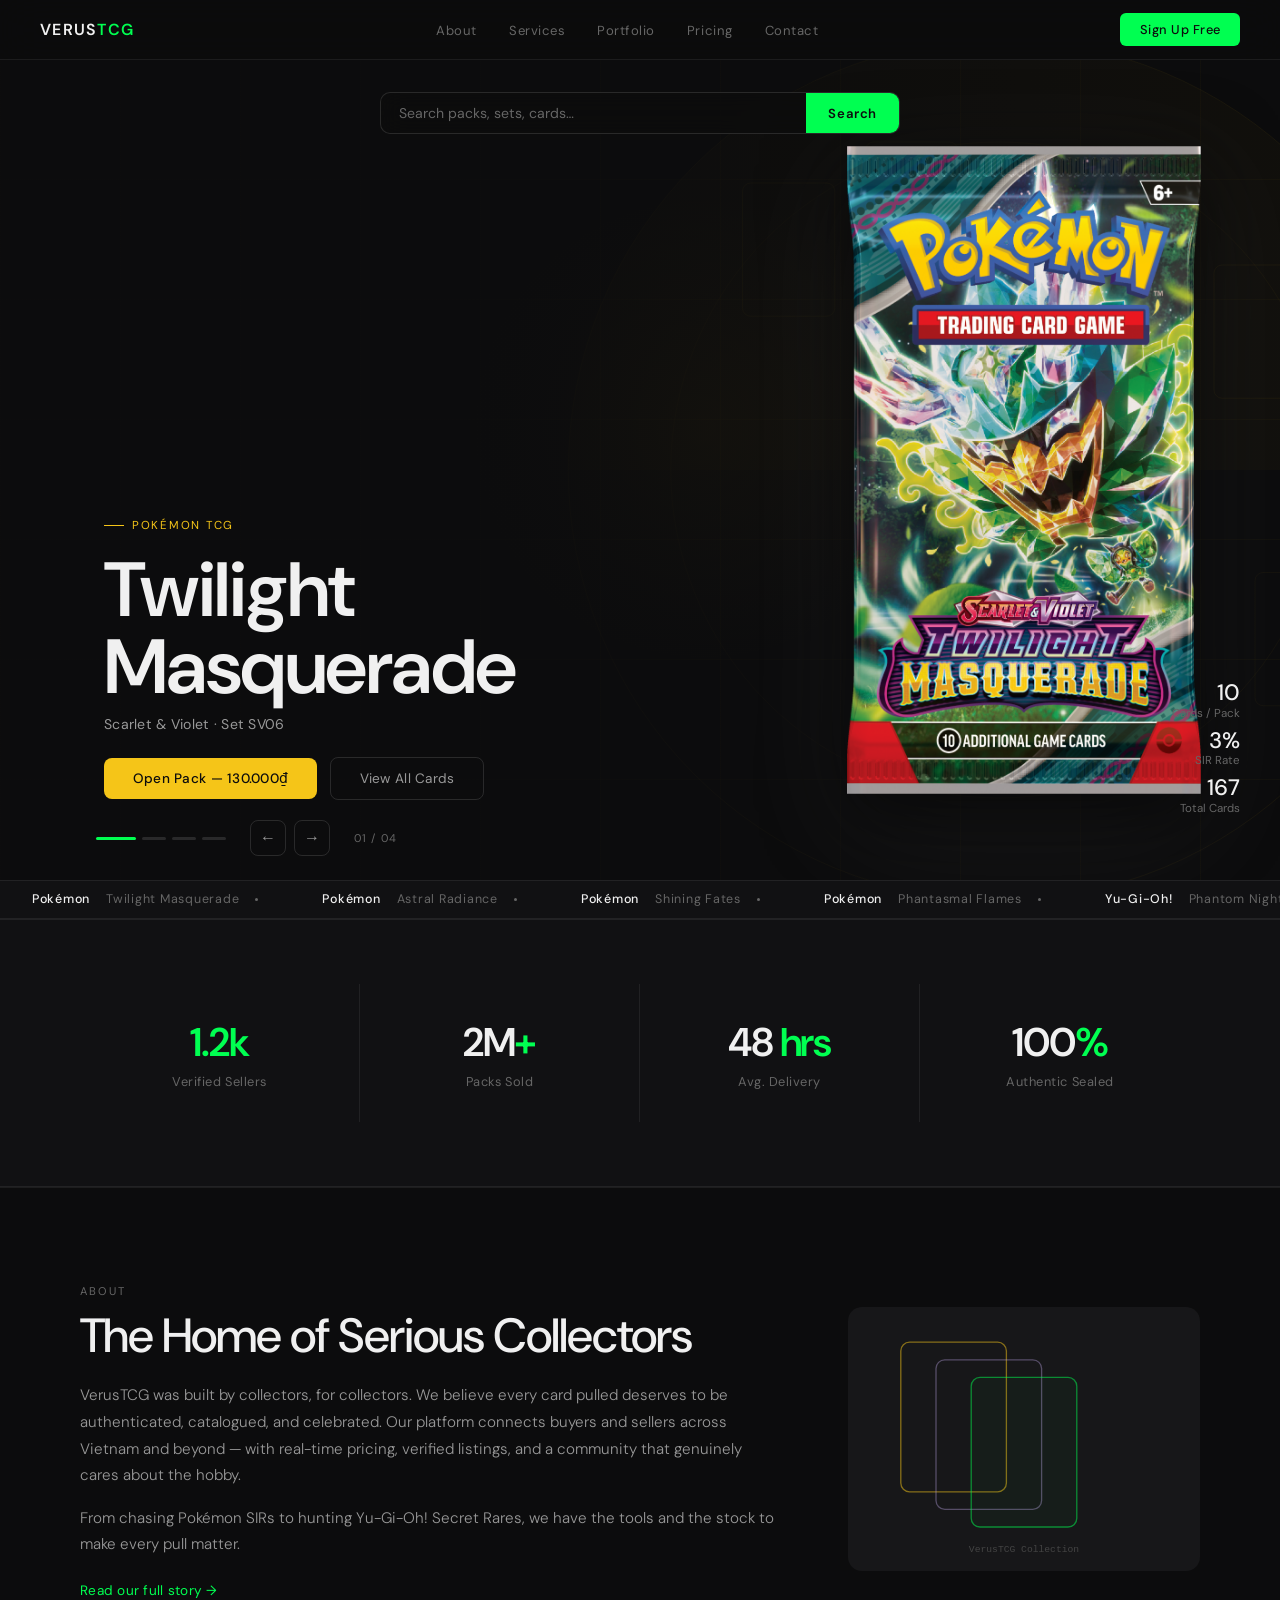
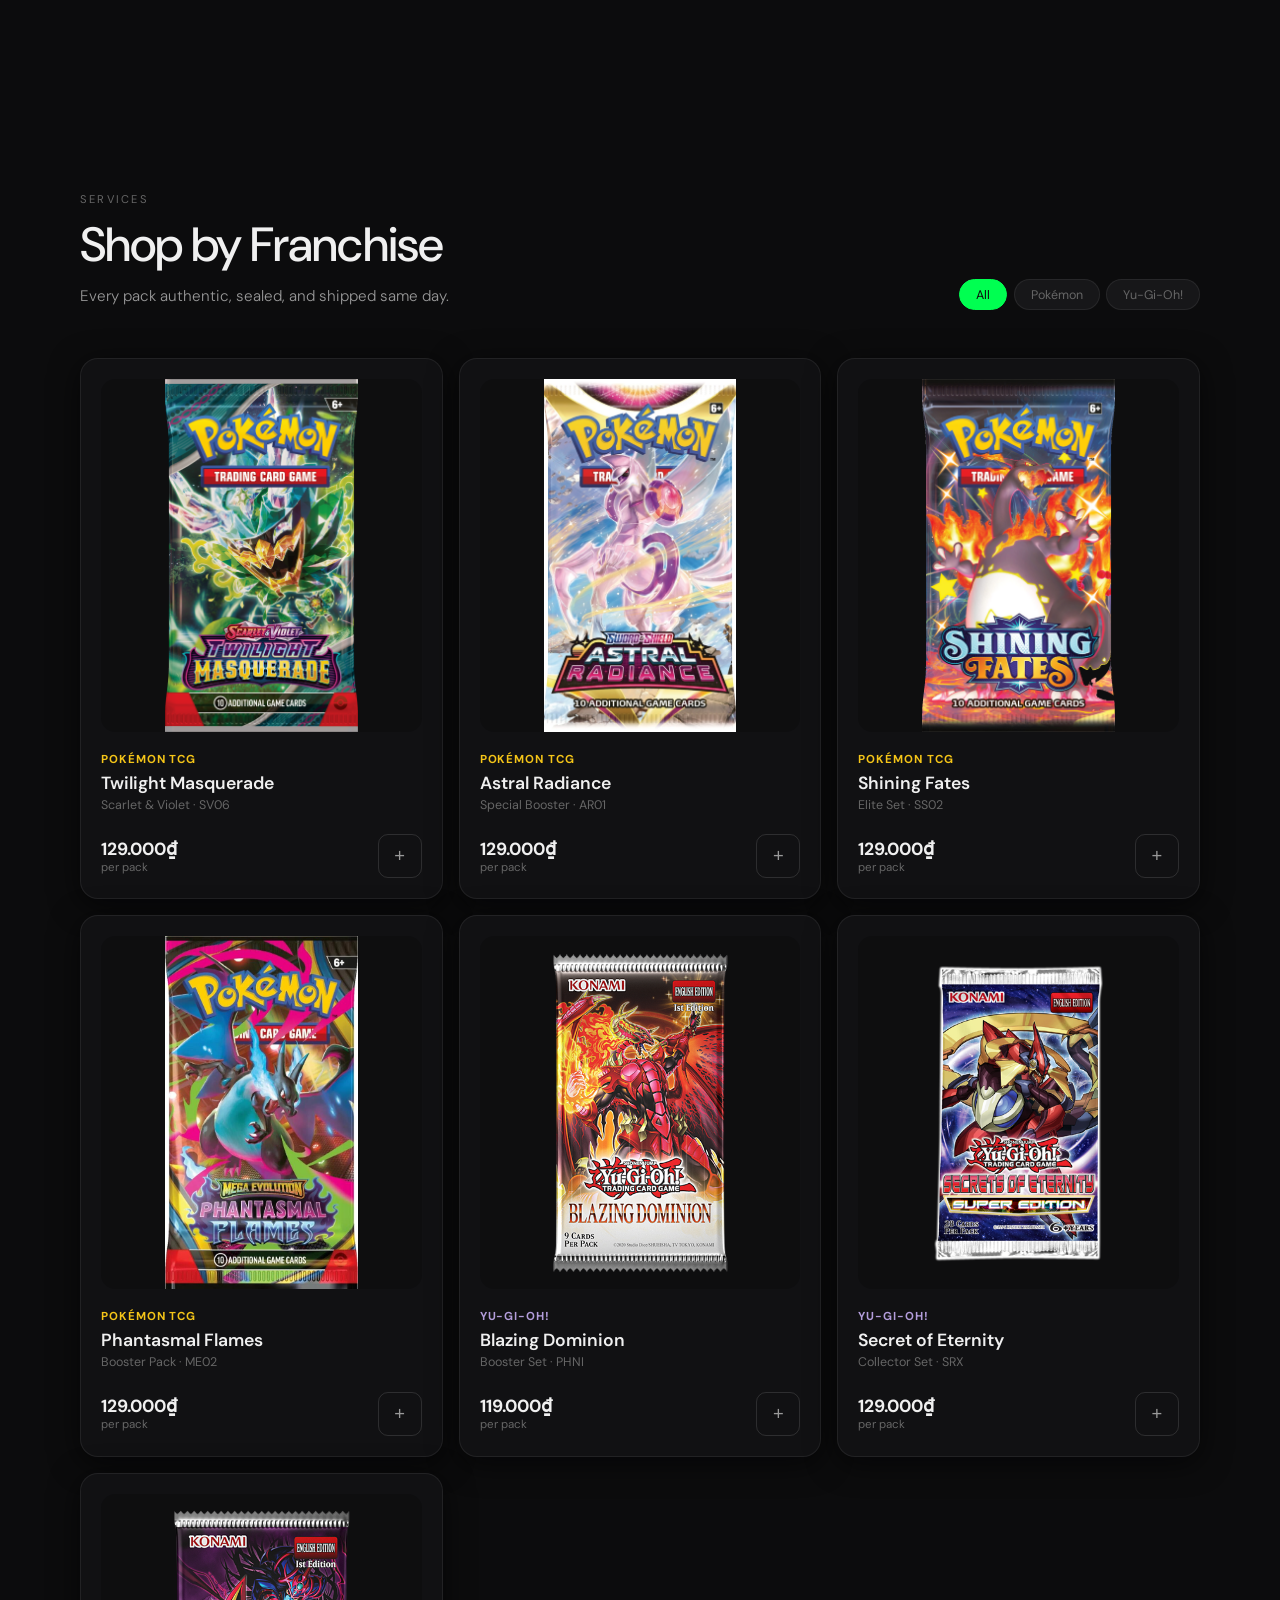
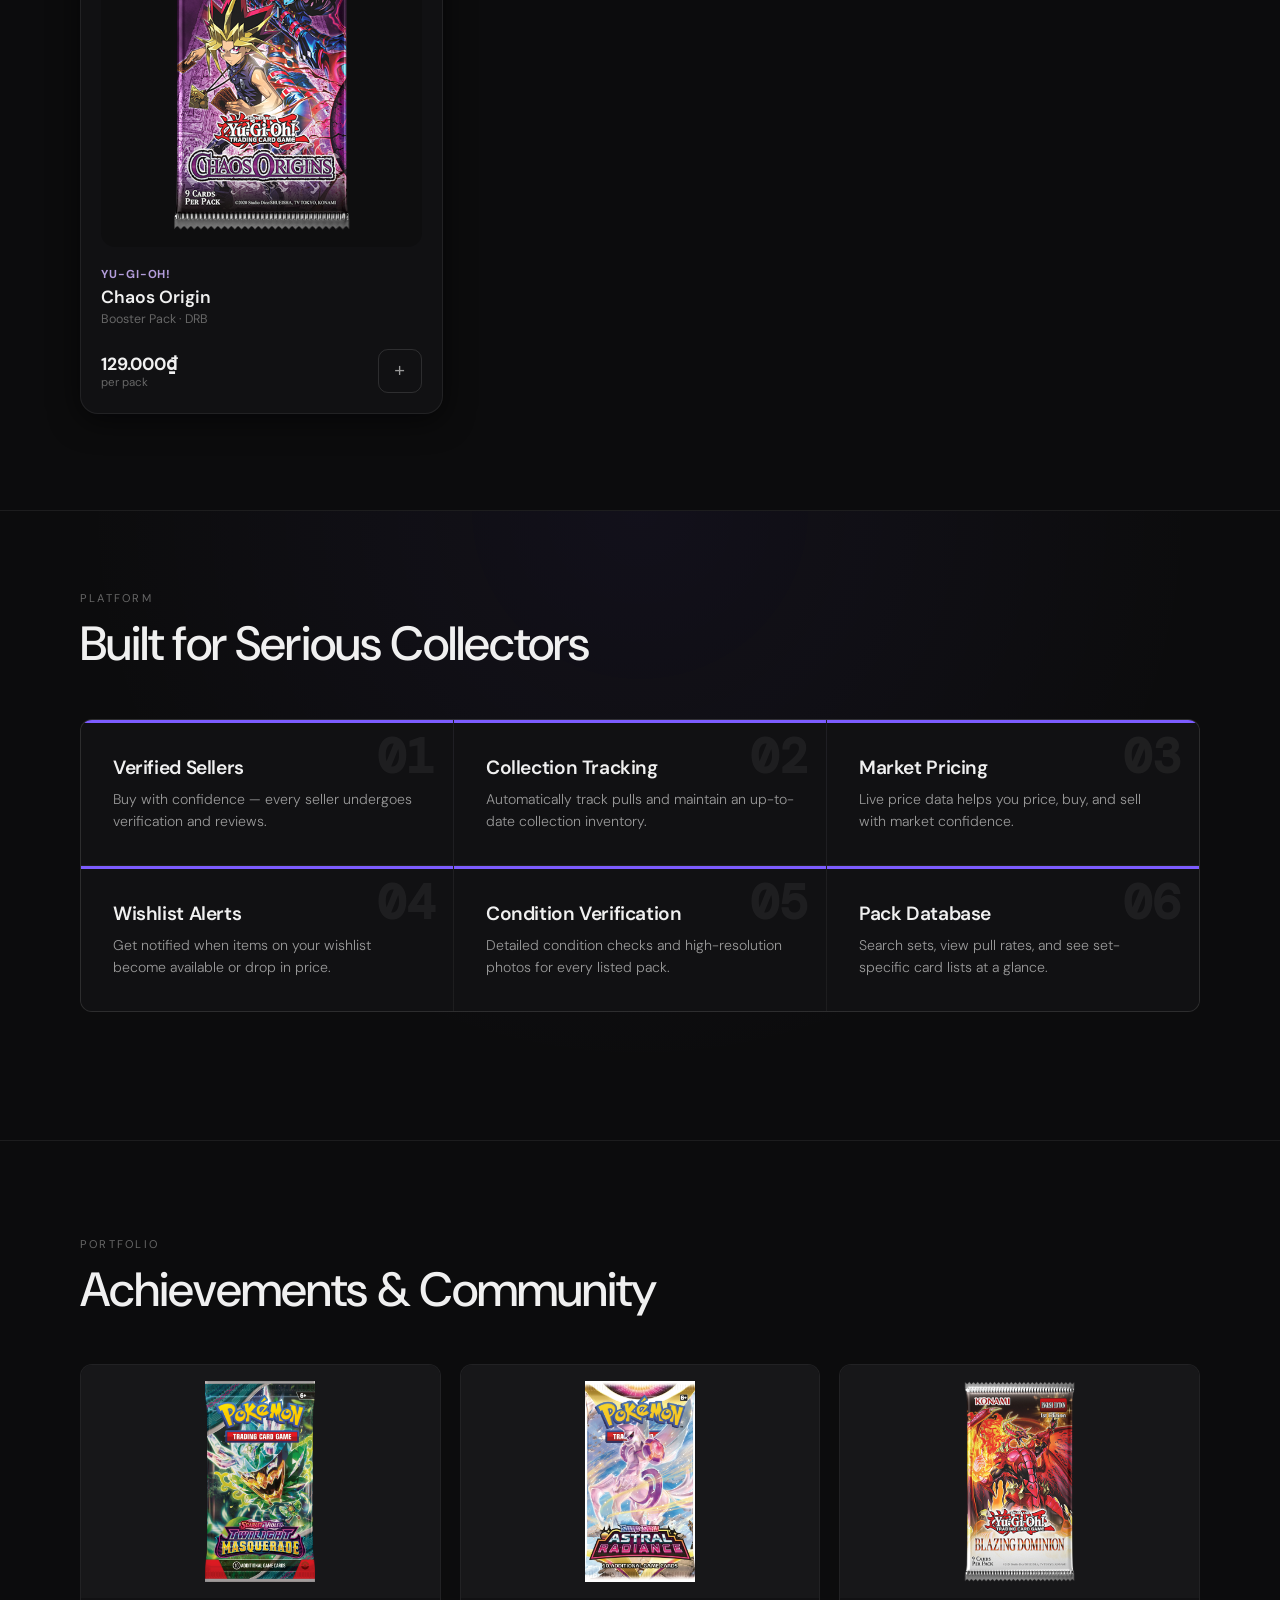
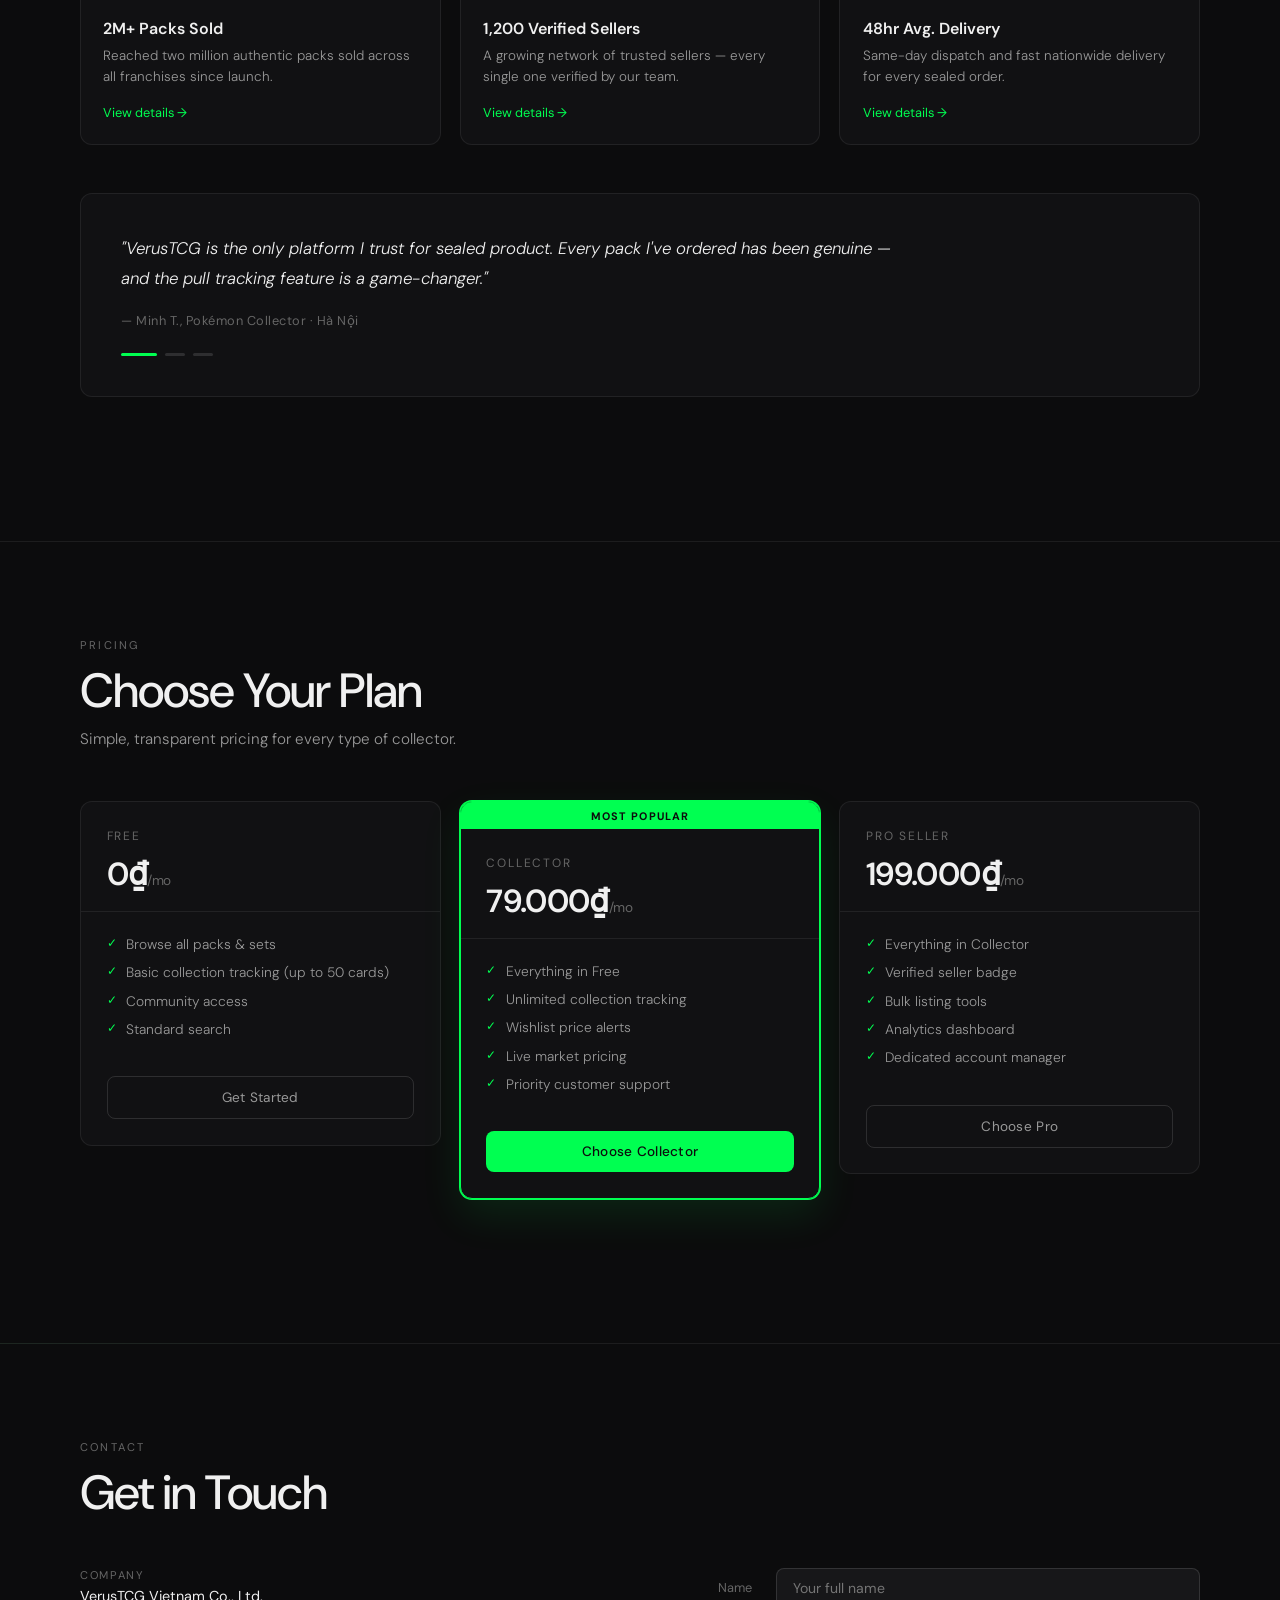
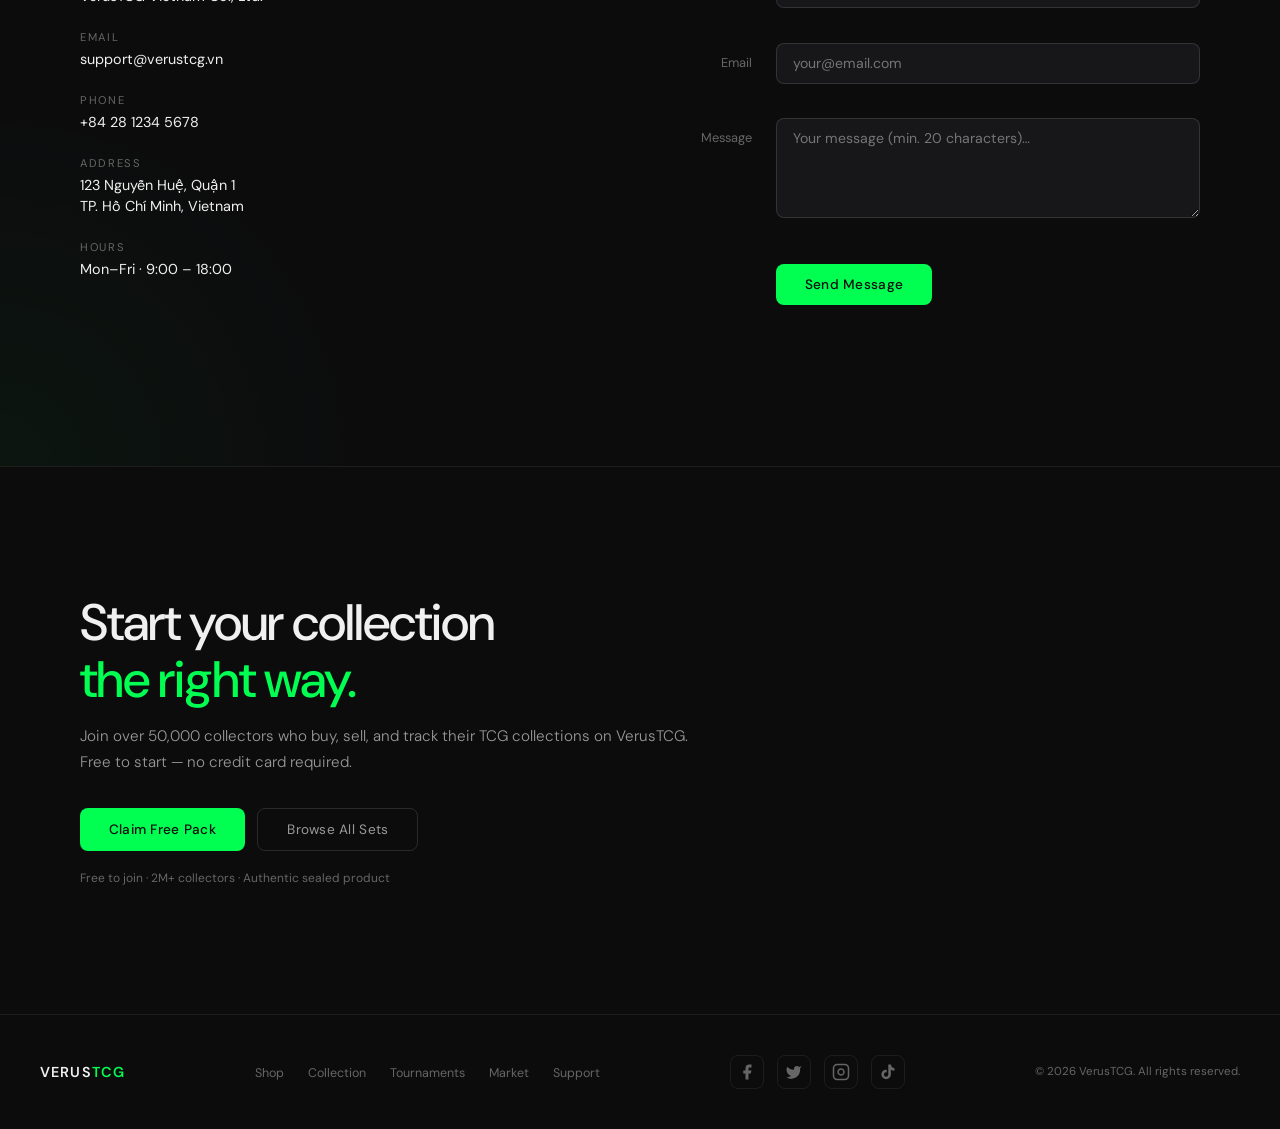
<file: index.html>
<!DOCTYPE html>
<html lang="en">
<head>
<meta charset="UTF-8">
<meta name="viewport" content="width=device-width, initial-scale=1.0">
<title>VerusTCG</title>
<link rel="preconnect" href="https://fonts.googleapis.com">
<link rel="preconnect" href="https://fonts.gstatic.com" crossorigin>
<link href="https://fonts.googleapis.com/css2?family=DM+Sans:ital,wght@0,300;0,400;0,500;0,600;1,300&family=DM+Mono:wght@400;500&display=swap" rel="stylesheet">
<link rel="stylesheet" href="style.css">
</head>
<body>

<!-- NAV -->
<nav id="mainNav">
  <a href="#hero" class="nav-logo">Verus<span>TCG</span></a>
  <ul class="nav-links">
    <li><a href="#about"    data-section="about">About</a></li>
    <li><a href="#packs"    data-section="packs">Services</a></li>
    <li><a href="#portfolio" data-section="portfolio">Portfolio</a></li>
    <li><a href="#pricing"  data-section="pricing">Pricing</a></li>
    <li><a href="#contact"  data-section="contact">Contact</a></li>
  </ul>
  <div class="nav-right">
    <button class="nav-btn">Sign Up Free</button>
    <button class="nav-hamburger" id="navHamburger" aria-label="Menu">&#9776;</button>
  </div>
</nav>

<!-- Mobile drawer -->
<div class="mobile-menu" id="mobileMenu">
  <a href="#about"    class="mob-link" data-section="about">About</a>
  <a href="#packs"    class="mob-link" data-section="packs">Services</a>
  <a href="#portfolio" class="mob-link" data-section="portfolio">Portfolio</a>
  <a href="#pricing"  class="mob-link" data-section="pricing">Pricing</a>
  <a href="#contact"  class="mob-link" data-section="contact">Contact</a>
</div>

<!-- HERO SLIDESHOW -->
<section id="hero">

  <!-- Search bar over banner -->
  <div class="hero-search-wrap">
    <form class="hero-search" id="heroSearchForm" onsubmit="return false;">
      <input type="text" id="heroSearchInput" class="hero-search-input" placeholder="Search packs, sets, cards…">
      <button type="submit" class="hero-search-btn">Search</button>
    </form>
  </div>

  <!-- Slide 1: Pokémon -->
  <div class="slide slide-1 active">
    <div class="slide-bg">
      <div class="slide-art">
        <svg width="100%" height="100%" viewBox="0 0 1400 800" preserveAspectRatio="xMidYMid slice" xmlns="http://www.w3.org/2000/svg">
          <rect width="1400" height="800" fill="transparent"/>
          <circle cx="1050" cy="400" r="420" fill="none" stroke="#f5c518" stroke-width="0.5" opacity="0.15"/>
          <circle cx="1050" cy="400" r="320" fill="none" stroke="#f5c518" stroke-width="0.5" opacity="0.1"/>
          <circle cx="1050" cy="400" r="60" fill="none" stroke="#f5c518" stroke-width="1" opacity="0.3"/>
          <path d="M630,400 A420,420 0 0 1 1470,400" fill="rgba(245,197,24,0.03)"/>
          <rect x="800" y="120" width="90" height="130" rx="8" fill="none" stroke="#f5c518" stroke-width="0.5" opacity="0.18"/>
          <rect x="920" y="80" width="90" height="130" rx="8" fill="none" stroke="#f5c518" stroke-width="0.5" opacity="0.12"/>
          <rect x="1260" y="200" width="90" height="130" rx="8" fill="none" stroke="#f5c518" stroke-width="0.5" opacity="0.14"/>
          <rect x="1300" y="500" width="90" height="130" rx="8" fill="none" stroke="#f5c518" stroke-width="0.5" opacity="0.1"/>
          <polyline points="1100,150 1080,220 1110,220 1080,300" fill="none" stroke="#f5c518" stroke-width="1.5" opacity="0.25"/>
        </svg>
        <img src="imgs/TwilightMasquerade.png" alt="Twilight Masquerade pack" class="hero-pack">
      </div>
    </div>
    <div class="slide-overlay"></div>
    <div class="slide-content">
      <div class="slide-franchise">Pokémon TCG</div>
      <h1 class="slide-title">Twilight<br>Masquerade</h1>
      <p class="slide-set">Scarlet &amp; Violet · Set SV06</p>
      <div class="slide-actions">
        <button class="btn-solid">Open Pack — 130.000₫</button>
        <button class="btn-ghost">View All Cards</button>
      </div>
    </div>
    <div class="slide-strip">
      <div class="strip-stat"><span class="strip-val">10</span>Cards / Pack</div>
      <div class="strip-stat"><span class="strip-val">3%</span>SIR Rate</div>
      <div class="strip-stat"><span class="strip-val">167</span>Total Cards</div>
    </div>
  </div>

  <!-- Slide 2: Yu-Gi-Oh! -->
  <div class="slide slide-2">
    <div class="slide-bg">
      <div class="slide-art">
        <svg width="100%" height="100%" viewBox="0 0 1400 800" preserveAspectRatio="xMidYMid slice" xmlns="http://www.w3.org/2000/svg">
          <rect width="1400" height="800" fill="#0c0c0d"/>
          <ellipse cx="1050" cy="400" rx="280" ry="200" fill="none" stroke="#b39ddb" stroke-width="0.5" opacity="0.15"/>
          <ellipse cx="1050" cy="400" rx="60" ry="60" fill="none" stroke="#b39ddb" stroke-width="0.8" opacity="0.25"/>
          <circle cx="1050" cy="400" r="20" fill="rgba(179,157,219,0.08)"/>
          <rect x="830" y="100" width="80" height="115" rx="6" fill="rgba(179,157,219,0.04)" stroke="#b39ddb" stroke-width="0.5" opacity="0.2"/>
          <rect x="1240" y="540" width="80" height="115" rx="6" fill="rgba(179,157,219,0.04)" stroke="#b39ddb" stroke-width="0.5" opacity="0.15"/>
          <circle cx="940" cy="160" r="2" fill="#b39ddb" opacity="0.3"/>
          <circle cx="1160" cy="640" r="2" fill="#b39ddb" opacity="0.3"/>
        </svg>
        <img src="imgs/PhantomDarkness.jpg" alt="Phantom Darkness pack" class="hero-pack">
      </div>
    </div>
    <div class="slide-overlay"></div>
    <div class="slide-content">
      <div class="slide-franchise">Yu-Gi-Oh!</div>
      <h1 class="slide-title">Phantom<br>Darkness</h1>
      <p class="slide-set">Booster Set · PHDK</p>
      <div class="slide-actions">
        <button class="btn-solid">Open Pack — 119.000₫</button>
        <button class="btn-ghost">View All Cards</button>
      </div>
    </div>
    <div class="slide-strip">
      <div class="strip-stat"><span class="strip-val">9</span>Cards / Pack</div>
      <div class="strip-stat"><span class="strip-val">1%</span>ScR Rate</div>
      <div class="strip-stat"><span class="strip-val">101</span>Total Cards</div>
    </div>
  </div>

  <!-- Slide 3: Pokémon - Astral Radiance -->
  <div class="slide slide-1">
    <div class="slide-bg">
      <div class="slide-art">
        <img src="imgs/AstralRadiance.png" alt="Astral Radiance pack" class="hero-pack">
      </div>
    </div>
    <div class="slide-overlay"></div>
    <div class="slide-content">
      <div class="slide-franchise">Pokémon TCG</div>
      <h1 class="slide-title">Astral<br>Radiance</h1>
      <p class="slide-set">Special Booster · AR01</p>
      <div class="slide-actions">
        <button class="btn-solid">Open Pack — 129.000₫</button>
        <button class="btn-ghost">View All Cards</button>
      </div>
    </div>
    <div class="slide-strip">
      <div class="strip-stat"><span class="strip-val">10</span>Cards / Pack</div>
      <div class="strip-stat"><span class="strip-val">2%</span>SIR Rate</div>
      <div class="strip-stat"><span class="strip-val">120</span>Total Cards</div>
    </div>
  </div>

  <!-- Slide 4: Yu-Gi-Oh! - Blazing Dominion -->
  <div class="slide slide-2">
    <div class="slide-bg">
      <div class="slide-art">
        <img src="imgs/BlazingDominion.png" alt="Blazing Dominion pack" class="hero-pack">
      </div>
    </div>
    <div class="slide-overlay"></div>
    <div class="slide-content">
      <div class="slide-franchise">Yu-Gi-Oh!</div>
      <h1 class="slide-title">Blazing<br>Dominion</h1>
      <p class="slide-set">Booster Set · BLD</p>
      <div class="slide-actions">
        <button class="btn-solid">Open Pack — 119.000₫</button>
        <button class="btn-ghost">View All Cards</button>
      </div>
    </div>
    <div class="slide-strip">
      <div class="strip-stat"><span class="strip-val">9</span>Cards / Pack</div>
      <div class="strip-stat"><span class="strip-val">1%</span>ScR Rate</div>
      <div class="strip-stat"><span class="strip-val">95</span>Total Cards</div>
    </div>
  </div>

  <!-- Controls -->
  <div class="slide-controls">
    <div class="slide-dots">
      <div class="dot active" data-idx="0"></div>
      <div class="dot" data-idx="1"></div>
      <div class="dot" data-idx="2"></div>
      <div class="dot" data-idx="3"></div>
    </div>
    <div class="slide-arrows">
      <button class="arrow-btn" id="prevBtn">&#8592;</button>
      <button class="arrow-btn" id="nextBtn">&#8594;</button>
    </div>
    <span class="slide-counter" id="slideCounter">01 / 04</span>
  </div>
</section>

<!-- TICKER -->
<div class="ticker-wrap">
  <div class="ticker">
    <div class="ticker-item"><strong>Pokémon</strong> Twilight Masquerade<div class="ticker-dot"></div></div>
    <div class="ticker-item"><strong>Pokémon</strong> Astral Radiance<div class="ticker-dot"></div></div>
    <div class="ticker-item"><strong>Pokémon</strong> Shining Fates<div class="ticker-dot"></div></div>
    <div class="ticker-item"><strong>Pokémon</strong> Phantasmal Flames<div class="ticker-dot"></div></div>
    <div class="ticker-item"><strong>Yu-Gi-Oh!</strong> Phantom Nightmare<div class="ticker-dot"></div></div>
    <div class="ticker-item"><strong>Yu-Gi-Oh!</strong> Blazing Dominion<div class="ticker-dot"></div></div>
    <div class="ticker-item"><strong>Yu-Gi-Oh!</strong> Shadow Relics<div class="ticker-dot"></div></div>
    <div class="ticker-item"><strong>Yu-Gi-Oh!</strong> Dragon Reborn<div class="ticker-dot"></div></div>
    <div class="ticker-item"><strong>Pokémon</strong> Twilight Masquerade<div class="ticker-dot"></div></div>
    <div class="ticker-item"><strong>Pokémon</strong> Astral Radiance<div class="ticker-dot"></div></div>
    <div class="ticker-item"><strong>Pokémon</strong> Shining Fates<div class="ticker-dot"></div></div>
    <div class="ticker-item"><strong>Pokémon</strong> Phantasmal Flames<div class="ticker-dot"></div></div>
    <div class="ticker-item"><strong>Yu-Gi-Oh!</strong> Phantom Nightmare<div class="ticker-dot"></div></div>
    <div class="ticker-item"><strong>Yu-Gi-Oh!</strong> Blazing Dominion<div class="ticker-dot"></div></div>
    <div class="ticker-item"><strong>Yu-Gi-Oh!</strong> Shadow Relics<div class="ticker-dot"></div></div>
    <div class="ticker-item"><strong>Yu-Gi-Oh!</strong> Dragon Reborn<div class="ticker-dot"></div></div>
  </div>
</div>

<!-- STATS -->
<section id="stats">
  <div class="container">
    <div class="stats-row">
      <div class="stat-block">
        <div class="stat-num"><span>1.2k</span></div>
        <div class="stat-label">Verified Sellers</div>
      </div>
      <div class="stat-block">
        <div class="stat-num">2M<span>+</span></div>
        <div class="stat-label">Packs Sold</div>
      </div>
      <div class="stat-block">
        <div class="stat-num">48 <span>hrs</span></div>
        <div class="stat-label">Avg. Delivery</div>
      </div>
      <div class="stat-block">
        <div class="stat-num">100<span>%</span></div>
        <div class="stat-label">Authentic Sealed</div>
      </div>
    </div>
  </div>
</section>

<!-- ABOUT -->
<section id="about">
  <div class="container">
    <div class="about-grid reveal">
      <div class="about-text">
        <p class="s-label">About</p>
        <h2 class="s-title">The Home of Serious Collectors</h2>
        <p class="about-body">VerusTCG was built by collectors, for collectors. We believe every card pulled deserves to be authenticated, catalogued, and celebrated. Our platform connects buyers and sellers across Vietnam and beyond — with real-time pricing, verified listings, and a community that genuinely cares about the hobby.</p>
        <p class="about-body" style="margin-top:1rem;">From chasing Pokémon SIRs to hunting Yu-Gi-Oh! Secret Rares, we have the tools and the stock to make every pull matter.</p>
        <a href="about.html" class="about-link">Read our full story →</a>
      </div>
      <div class="about-img-wrap">
        <div class="about-img-placeholder">
          <svg viewBox="0 0 400 300" xmlns="http://www.w3.org/2000/svg" width="100%">
            <rect width="400" height="300" fill="#171719" rx="16"/>
            <rect x="60" y="40" width="120" height="170" rx="10" fill="none" stroke="#f5c518" stroke-width="1.5" opacity="0.5"/>
            <rect x="100" y="60" width="120" height="170" rx="10" fill="none" stroke="#b39ddb" stroke-width="1.5" opacity="0.4"/>
            <rect x="140" y="80" width="120" height="170" rx="10" fill="rgba(0,255,81,0.06)" stroke="#00ff51" stroke-width="1.5" opacity="0.5"/>
            <text x="200" y="278" text-anchor="middle" font-family="monospace" font-size="11" fill="#444">VerusTCG Collection</text>
          </svg>
        </div>
      </div>
    </div>
  </div>
</section>

<!-- PACKS / SERVICES -->
<section id="packs">
  <div class="container">
    <div class="packs-header reveal">
      <div class="packs-header-left">
        <p class="s-label">Services</p>
        <h2 class="s-title">Shop by Franchise</h2>
        <p class="s-sub">Every pack authentic, sealed, and shipped same day.</p>
      </div>
      <div class="filter-tabs">
        <button class="filter-tab on" data-filter="all">All</button>
        <button class="filter-tab" data-filter="pokemon">Pokémon</button>
        <button class="filter-tab" data-filter="yugioh">Yu-Gi-Oh!</button>
      </div>
    </div>

    <div class="packs-grid">

      <div class="pack-card reveal pack-pokemon" data-cat="pokemon">
        <div class="pack-media">
          <img src="imgs/TwilightMasquerade.png" alt="Twilight Masquerade pack" class="pack-card-image">
        </div>
        <div class="pack-franchise">Pokémon TCG</div>
        <div class="pack-name">Twilight Masquerade</div>
        <div class="pack-set">Scarlet &amp; Violet · SV06</div>
        <div class="pack-footer">
          <div><div class="pack-price">129.000₫</div><div class="pack-price-sub">per pack</div></div>
          <button class="pack-add-btn">+</button>
        </div>
      </div>

      <div class="pack-card reveal pack-pokemon" data-cat="pokemon">
        <div class="pack-media">
          <img src="imgs/AstralRadiance.png" alt="Astral Radiance pack" class="pack-card-image">
        </div>
        <div class="pack-franchise">Pokémon TCG</div>
        <div class="pack-name">Astral Radiance</div>
        <div class="pack-set">Special Booster · AR01</div>
        <div class="pack-footer">
          <div><div class="pack-price">129.000₫</div><div class="pack-price-sub">per pack</div></div>
          <button class="pack-add-btn">+</button>
        </div>
      </div>

      <div class="pack-card reveal pack-pokemon" data-cat="pokemon">
        <div class="pack-media">
          <img src="imgs/ShiningFates.png" alt="Shining Fates pack" class="pack-card-image">
        </div>
        <div class="pack-franchise">Pokémon TCG</div>
        <div class="pack-name">Shining Fates</div>
        <div class="pack-set">Elite Set · SS02</div>
        <div class="pack-footer">
          <div><div class="pack-price">129.000₫</div><div class="pack-price-sub">per pack</div></div>
          <button class="pack-add-btn">+</button>
        </div>
      </div>

      <div class="pack-card reveal pack-pokemon" data-cat="pokemon">
        <div class="pack-media">
          <img src="imgs/PhantasmalFlames.jpg" alt="Phantasmal Flames pack" class="pack-card-image">
        </div>
        <div class="pack-franchise">Pokémon TCG</div>
        <div class="pack-name">Phantasmal Flames</div>
        <div class="pack-set">Booster Pack · ME02</div>
        <div class="pack-footer">
          <div><div class="pack-price">129.000₫</div><div class="pack-price-sub">per pack</div></div>
          <button class="pack-add-btn">+</button>
        </div>
      </div>

      <div class="pack-card reveal pack-yugioh" data-cat="yugioh">
        <div class="pack-media">
          <img src="imgs/BlazingDominion.png" alt="Blazing Dominion pack" class="pack-card-image">
        </div>
        <div class="pack-franchise">Yu-Gi-Oh!</div>
        <div class="pack-name">Blazing Dominion</div>
        <div class="pack-set">Booster Set · PHNI</div>
        <div class="pack-footer">
          <div><div class="pack-price">119.000₫</div><div class="pack-price-sub">per pack</div></div>
          <button class="pack-add-btn">+</button>
        </div>
      </div>

      <div class="pack-card reveal pack-yugioh" data-cat="yugioh">
        <div class="pack-media">
          <img src="imgs/SecretOfEternity.png" alt="Secret of Eternity pack" class="pack-card-image">
        </div>
        <div class="pack-franchise">Yu-Gi-Oh!</div>
        <div class="pack-name">Secret of Eternity</div>
        <div class="pack-set">Collector Set · SRX</div>
        <div class="pack-footer">
          <div><div class="pack-price">129.000₫</div><div class="pack-price-sub">per pack</div></div>
          <button class="pack-add-btn">+</button>
        </div>
      </div>

      <div class="pack-card reveal pack-yugioh" data-cat="yugioh">
        <div class="pack-media">
          <img src="imgs/ChaosOrigin.png" alt="Chaos Origin pack" class="pack-card-image">
        </div>
        <div class="pack-franchise">Yu-Gi-Oh!</div>
        <div class="pack-name">Chaos Origin</div>
        <div class="pack-set">Booster Pack · DRB</div>
        <div class="pack-footer">
          <div><div class="pack-price">129.000₫</div><div class="pack-price-sub">per pack</div></div>
          <button class="pack-add-btn">+</button>
        </div>
      </div>

    </div>
  </div>
</section>

<!-- FEATURES -->
<section id="features">
  <div class="container">
    <div class="reveal">
      <p class="s-label">Platform</p>
      <h2 class="s-title">Built for Serious Collectors</h2>
    </div>
    <div class="features-grid reveal">
      <div class="feature-card">
        <div class="feat-num">01</div>
        <div class="feat-title">Verified Sellers</div>
        <div class="feat-text">Buy with confidence — every seller undergoes verification and reviews.</div>
      </div>
      <div class="feature-card">
        <div class="feat-num">02</div>
        <div class="feat-title">Collection Tracking</div>
        <div class="feat-text">Automatically track pulls and maintain an up-to-date collection inventory.</div>
      </div>
      <div class="feature-card">
        <div class="feat-num">03</div>
        <div class="feat-title">Market Pricing</div>
        <div class="feat-text">Live price data helps you price, buy, and sell with market confidence.</div>
      </div>
      <div class="feature-card">
        <div class="feat-num">04</div>
        <div class="feat-title">Wishlist Alerts</div>
        <div class="feat-text">Get notified when items on your wishlist become available or drop in price.</div>
      </div>
      <div class="feature-card">
        <div class="feat-num">05</div>
        <div class="feat-title">Condition Verification</div>
        <div class="feat-text">Detailed condition checks and high-resolution photos for every listed pack.</div>
      </div>
      <div class="feature-card">
        <div class="feat-num">06</div>
        <div class="feat-title">Pack Database</div>
        <div class="feat-text">Search sets, view pull rates, and see set-specific card lists at a glance.</div>
      </div>
    </div>
  </div>
</section>

<!-- PORTFOLIO -->
<section id="portfolio">
  <div class="container">
    <div class="reveal">
      <p class="s-label">Portfolio</p>
      <h2 class="s-title">Achievements &amp; Community</h2>
    </div>

    <!-- Row 1: Achievements -->
    <div class="portfolio-row reveal">
      <div class="portfolio-card">
        <div class="portfolio-img-wrap">
          <img src="imgs/TwilightMasquerade.png" alt="Achievement 1" class="portfolio-img">
        </div>
        <div class="portfolio-info">
          <div class="portfolio-title">2M+ Packs Sold</div>
          <p class="portfolio-desc">Reached two million authentic packs sold across all franchises since launch.</p>
          <a href="#" class="portfolio-link">View details →</a>
        </div>
      </div>
      <div class="portfolio-card">
        <div class="portfolio-img-wrap">
          <img src="imgs/AstralRadiance.png" alt="Achievement 2" class="portfolio-img">
        </div>
        <div class="portfolio-info">
          <div class="portfolio-title">1,200 Verified Sellers</div>
          <p class="portfolio-desc">A growing network of trusted sellers — every single one verified by our team.</p>
          <a href="#" class="portfolio-link">View details →</a>
        </div>
      </div>
      <div class="portfolio-card">
        <div class="portfolio-img-wrap">
          <img src="imgs/BlazingDominion.png" alt="Achievement 3" class="portfolio-img">
        </div>
        <div class="portfolio-info">
          <div class="portfolio-title">48hr Avg. Delivery</div>
          <p class="portfolio-desc">Same-day dispatch and fast nationwide delivery for every sealed order.</p>
          <a href="#" class="portfolio-link">View details →</a>
        </div>
      </div>
    </div>

    <!-- Row 2: Testimonials Carousel -->
    <div class="testimonial-wrap reveal">
      <div class="testimonial-carousel" id="testimonialCarousel">

        <div class="testimonial-slide active">
          <div class="testimonial-quote">"VerusTCG is the only platform I trust for sealed product. Every pack I've ordered has been genuine — and the pull tracking feature is a game-changer."</div>
          <div class="testimonial-author">— Minh T., Pokémon Collector · Hà Nội</div>
        </div>

        <div class="testimonial-slide">
          <div class="testimonial-quote">"I've been hunting Phantom Darkness boxes for years. Found three here at fair market price within a week. No other marketplace comes close."</div>
          <div class="testimonial-author">— Khoa N., Yu-Gi-Oh! Player · TP. HCM</div>
        </div>

        <div class="testimonial-slide">
          <div class="testimonial-quote">"The wishlist alert saved me 400k on a Shining Fates ETB. Notification came within hours of the price dropping. Absolutely worth signing up."</div>
          <div class="testimonial-author">— Linh P., TCG Investor · Đà Nẵng</div>
        </div>

      </div>
      <div class="testimonial-dots" id="testimonialDots">
        <span class="t-dot active" data-tidx="0"></span>
        <span class="t-dot" data-tidx="1"></span>
        <span class="t-dot" data-tidx="2"></span>
      </div>
    </div>
  </div>
</section>

<!-- PRICING -->
<section id="pricing">
  <div class="container">
    <div class="reveal">
      <p class="s-label">Pricing</p>
      <h2 class="s-title">Choose Your Plan</h2>
      <p class="s-sub" style="margin-top:0.6rem;">Simple, transparent pricing for every type of collector.</p>
    </div>

    <div class="pricing-grid reveal">

      <!-- Free -->
      <div class="pricing-panel">
        <div class="pricing-panel-header">
          <div class="pricing-tier">Free</div>
          <div class="pricing-amount">0₫<span>/mo</span></div>
        </div>
        <div class="pricing-panel-body">
          <ul class="pricing-list">
            <li>Browse all packs &amp; sets</li>
            <li>Basic collection tracking (up to 50 cards)</li>
            <li>Community access</li>
            <li>Standard search</li>
          </ul>
        </div>
        <div class="pricing-panel-footer">
          <button class="pricing-btn btn-ghost" data-plan="Free" data-planid="free">Get Started</button>
        </div>
      </div>

      <!-- Collector -->
      <div class="pricing-panel pricing-featured">
        <div class="pricing-badge">Most Popular</div>
        <div class="pricing-panel-header">
          <div class="pricing-tier">Collector</div>
          <div class="pricing-amount">79.000₫<span>/mo</span></div>
        </div>
        <div class="pricing-panel-body">
          <ul class="pricing-list">
            <li>Everything in Free</li>
            <li>Unlimited collection tracking</li>
            <li>Wishlist price alerts</li>
            <li>Live market pricing</li>
            <li>Priority customer support</li>
          </ul>
        </div>
        <div class="pricing-panel-footer">
          <button class="pricing-btn btn-solid" data-plan="Collector" data-planid="collector">Choose Collector</button>
        </div>
      </div>

      <!-- Pro -->
      <div class="pricing-panel">
        <div class="pricing-panel-header">
          <div class="pricing-tier">Pro Seller</div>
          <div class="pricing-amount">199.000₫<span>/mo</span></div>
        </div>
        <div class="pricing-panel-body">
          <ul class="pricing-list">
            <li>Everything in Collector</li>
            <li>Verified seller badge</li>
            <li>Bulk listing tools</li>
            <li>Analytics dashboard</li>
            <li>Dedicated account manager</li>
          </ul>
        </div>
        <div class="pricing-panel-footer">
          <button class="pricing-btn btn-ghost" data-plan="Pro Seller" data-planid="pro">Choose Pro</button>
        </div>
      </div>

    </div>
  </div>
</section>

<!-- CONTACT -->
<section id="contact">
  <div class="container">
    <div class="reveal">
      <p class="s-label">Contact</p>
      <h2 class="s-title">Get in Touch</h2>
    </div>
    <div class="contact-grid reveal">

      <!-- Left: Company info -->
      <div class="contact-info">
        <div class="contact-info-block">
          <div class="contact-info-label">Company</div>
          <div class="contact-info-val">VerusTCG Vietnam Co., Ltd.</div>
        </div>
        <div class="contact-info-block">
          <div class="contact-info-label">Email</div>
          <div class="contact-info-val">support@verustcg.vn</div>
        </div>
        <div class="contact-info-block">
          <div class="contact-info-label">Phone</div>
          <div class="contact-info-val">+84 28 1234 5678</div>
        </div>
        <div class="contact-info-block">
          <div class="contact-info-label">Address</div>
          <div class="contact-info-val">123 Nguyễn Huệ, Quận 1<br>TP. Hồ Chí Minh, Vietnam</div>
        </div>
        <div class="contact-info-block">
          <div class="contact-info-label">Hours</div>
          <div class="contact-info-val">Mon–Fri · 9:00 – 18:00</div>
        </div>
      </div>

      <!-- Right: Horizontal contact form -->
      <div class="contact-form-wrap">
        <form id="contactForm" novalidate>

          <div class="h-form-group">
            <label class="h-label" for="cName">Name</label>
            <div class="h-field">
              <input type="text" id="cName" class="h-input" placeholder="Your full name">
              <div class="h-error" id="cNameErr"></div>
            </div>
          </div>

          <div class="h-form-group">
            <label class="h-label" for="cEmail">Email</label>
            <div class="h-field">
              <input type="email" id="cEmail" class="h-input" placeholder="your@email.com">
              <div class="h-error" id="cEmailErr"></div>
            </div>
          </div>

          <div class="h-form-group">
            <label class="h-label" for="cMsg">Message</label>
            <div class="h-field">
              <textarea id="cMsg" class="h-input h-textarea" placeholder="Your message (min. 20 characters)…"></textarea>
              <div class="h-error" id="cMsgErr"></div>
            </div>
          </div>

          <div class="h-form-group h-form-submit">
            <div class="h-label"></div>
            <div class="h-field">
              <button type="submit" class="btn-solid contact-submit-btn">Send Message</button>
              <div class="contact-success" id="contactSuccess" style="display:none;">✓ Message sent! We'll get back to you soon.</div>
            </div>
          </div>

        </form>
      </div>
    </div>
  </div>
</section>

<!-- CTA -->
<section id="cta">
  <div class="container">
    <div class="cta-inner reveal">
      <div class="cta-text-block">
        <h2 class="cta-title">Start your collection<br><em>the right way.</em></h2>
        <p class="cta-text">Join over 50,000 collectors who buy, sell, and track their TCG collections on VerusTCG. Free to start — no credit card required.</p>
        <div class="cta-actions">
          <button class="btn-solid">Claim Free Pack</button>
          <button class="btn-ghost">Browse All Sets</button>
        </div>
        <p class="cta-note">Free to join · 2M+ collectors · Authentic sealed product</p>
      </div>
    </div>
  </div>
</section>

<!-- FOOTER -->
<footer>
  <div class="footer-logo">Verus<span>TCG</span></div>
  <ul class="footer-links">
    <li><a href="#">Shop</a></li>
    <li><a href="#">Collection</a></li>
    <li><a href="#">Tournaments</a></li>
    <li><a href="#">Market</a></li>
    <li><a href="#">Support</a></li>
  </ul>
  <div class="footer-social">
    <a href="#" class="social-link" aria-label="Facebook">
      <svg width="18" height="18" viewBox="0 0 24 24" fill="currentColor"><path d="M18 2h-3a5 5 0 0 0-5 5v3H7v4h3v8h4v-8h3l1-4h-4V7a1 1 0 0 1 1-1h3z"/></svg>
    </a>
    <a href="#" class="social-link" aria-label="Twitter/X">
      <svg width="18" height="18" viewBox="0 0 24 24" fill="currentColor"><path d="M22 4s-.7 2.1-2 3.4c1.6 10-9.4 17.3-18 11.6 2.2.1 4.4-.6 6-2C3 15.5.5 9.6 3 5c2.2 2.6 5.6 4.1 9 4-.9-4.2 4-6.6 7-3.8 1.1 0 3-1.2 3-1.2z"/></svg>
    </a>
    <a href="#" class="social-link" aria-label="Instagram">
      <svg width="18" height="18" viewBox="0 0 24 24" fill="none" stroke="currentColor" stroke-width="2"><rect x="2" y="2" width="20" height="20" rx="5" ry="5"/><path d="M16 11.37A4 4 0 1 1 12.63 8 4 4 0 0 1 16 11.37z"/><line x1="17.5" y1="6.5" x2="17.51" y2="6.5"/></svg>
    </a>
    <a href="#" class="social-link" aria-label="TikTok">
      <svg width="18" height="18" viewBox="0 0 24 24" fill="currentColor"><path d="M19.59 6.69a4.83 4.83 0 0 1-3.77-4.25V2h-3.45v13.67a2.89 2.89 0 0 1-2.88 2.5 2.89 2.89 0 0 1-2.89-2.89 2.89 2.89 0 0 1 2.89-2.89c.28 0 .54.04.79.1V9.01a6.32 6.32 0 0 0-.79-.05 6.34 6.34 0 0 0-6.34 6.34 6.34 6.34 0 0 0 6.34 6.34 6.34 6.34 0 0 0 6.33-6.34V8.87a8.23 8.23 0 0 0 4.84 1.55V7a4.85 4.85 0 0 1-1.07-.31z"/></svg>
    </a>
  </div>
  <div class="footer-copy">© 2026 VerusTCG. All rights reserved.</div>
</footer>

<!-- PRICING MODAL -->
<div class="modal-backdrop" id="pricingModal">
  <div class="modal-box">
    <div class="modal-header">
      <div class="modal-title">Register Interest</div>
      <button class="modal-close" id="modalClose">&times;</button>
    </div>
    <form id="pricingForm" novalidate>

      <div class="m-group">
        <label class="m-label" for="mName">Full Name *</label>
        <input type="text" id="mName" class="m-input" placeholder="Nguyễn Văn A">
        <div class="m-error" id="mNameErr"></div>
      </div>

      <div class="m-group">
        <label class="m-label" for="mPhone">Phone Number *</label>
        <input type="tel" id="mPhone" class="m-input" placeholder="0912 345 678">
        <div class="m-error" id="mPhoneErr"></div>
      </div>

      <div class="m-group">
        <label class="m-label" for="mEmail">Email *</label>
        <input type="email" id="mEmail" class="m-input" placeholder="your@email.com">
        <div class="m-error" id="mEmailErr"></div>
      </div>

      <div class="m-group">
        <label class="m-label">Services of Interest *</label>
        <div class="m-checkboxes">
          <label class="m-check"><input type="checkbox" name="mService" value="free">   Free Plan</label>
          <label class="m-check"><input type="checkbox" name="mService" value="collector"> Collector Plan</label>
          <label class="m-check"><input type="checkbox" name="mService" value="pro"> Pro Seller Plan</label>
          <label class="m-check"><input type="checkbox" name="mService" value="bulk"> Bulk Buying</label>
          <label class="m-check"><input type="checkbox" name="mService" value="tournament"> Tournament Entry</label>
        </div>
        <div class="m-error" id="mServiceErr"></div>
      </div>

      <div class="m-group">
        <label class="m-label" for="mOther">Other Requirements</label>
        <textarea id="mOther" class="m-input m-textarea" placeholder="Any other requests or questions…"></textarea>
      </div>

      <div class="modal-footer">
        <button type="button" class="btn-ghost" id="modalCloseBtn">Close</button>
        <button type="submit" class="btn-solid">Send</button>
      </div>

    </form>
    <div class="modal-success" id="modalSuccess" style="display:none;">
      <div class="modal-success-icon">✓</div>
      <div class="modal-success-text">Thank you! We'll contact you shortly.</div>
      <button class="btn-solid" id="modalSuccessClose">Close</button>
    </div>
  </div>
</div>

<!-- jQuery (for form validation as required) -->
<script src="https://cdnjs.cloudflare.com/ajax/libs/jquery/3.7.1/jquery.min.js"></script>
<script src="main.js"></script>
</body>
</html>
</file>
<file: style.css>
* { 
    margin: 0; 
    padding: 0; 
    box-sizing: border-box; 
}

html { 
    scroll-behavior: smooth; 
}

:root {
  --bg: #0c0c0d;
  --bg2: #111113;
  --bg3: #171719;
  --bg4: #1e1e21;
  --line: rgba(255,255,255,0.07);
  --line2: rgba(255,255,255,0.12);
  --text: #f0f0f0;
  --muted: #666;
  --muted2: #999;
  --accent: #00ff51;
  --accent-dim: rgba(0,255,81,0.12);
  --radius: 12px;
}

body {
  background: var(--bg);
  color: var(--text);
  font-family: 'DM Sans', sans-serif;
  font-weight: 400;
  overflow-x: hidden;
  -webkit-font-smoothing: antialiased;
}

/* =========================================================
   NAV
   ========================================================= */
nav {
  position: fixed; 
  top: 0; 
  left: 0; 
  right: 0; 
  z-index: 200;
  display: flex; 
  align-items: center; 
  justify-content: space-between;
  padding: 0 2.5rem;
  height: 60px;
  background: rgba(12,12,13,0.92);
  backdrop-filter: blur(20px);
  border-bottom: 1px solid var(--line);
  transition: background 0.3s;
}

.nav-logo {
  font-size: 1rem; 
  font-weight: 600; 
  letter-spacing: 0.08em;
  color: var(--text); 
  text-decoration: none; 
  text-transform: uppercase;
  flex-shrink: 0;
}

.nav-logo span { color: var(--accent); }

.nav-links { 
  display: flex; 
  gap: 2rem; 
  list-style: none; 
}

.nav-links a {
  font-size: 0.82rem; 
  color: var(--muted); 
  text-decoration: none;
  letter-spacing: 0.04em; 
  transition: color 0.2s;
  padding-bottom: 2px;
  border-bottom: 1px solid transparent;
}

.nav-links a:hover,
.nav-links a.active { 
  color: var(--text);
  border-bottom-color: var(--accent);
}

.nav-right { 
  display: flex; 
  align-items: center; 
  gap: 1rem; 
}

.nav-btn {
  font-family: 'DM Sans', sans-serif; 
  font-size: 0.8rem;
  font-weight: 500; 
  letter-spacing: 0.04em;
  color: var(--bg); 
  background: var(--accent);
  border: none; 
  padding: 0.5rem 1.2rem; 
  border-radius: 6px;
  cursor: pointer; 
  transition: opacity 0.2s;
}

.nav-btn:hover { opacity: 0.85; }

.nav-hamburger {
  display: none;
  background: transparent;
  border: 1px solid var(--line2);
  color: var(--muted2);
  padding: 0.3rem 0.6rem;
  border-radius: 6px;
  font-size: 1.1rem;
  cursor: pointer;
}

/* Mobile drawer */
.mobile-menu {
  display: none;
  position: fixed;
  top: 60px;
  left: 0;
  right: 0;
  z-index: 190;
  background: rgba(12,12,13,0.98);
  border-bottom: 1px solid var(--line);
  flex-direction: column;
  padding: 1rem 2rem;
  gap: 0;
}

.mobile-menu.open { display: flex; }

.mob-link {
  font-size: 0.95rem;
  color: var(--muted2);
  text-decoration: none;
  padding: 0.85rem 0;
  border-bottom: 1px solid var(--line);
  transition: color 0.2s;
}

.mob-link:last-child { border-bottom: none; }
.mob-link:hover { color: var(--text); }

/* =========================================================
   HERO SLIDESHOW
   ========================================================= */
#hero {
  position: relative; 
  height: min(92vh, 820px); 
  overflow: hidden;
  margin-top: 60px;
}

/* Search bar overlay */
.hero-search-wrap {
  position: absolute;
  top: 2rem;
  left: 50%;
  transform: translateX(-50%);
  z-index: 10;
  width: min(520px, 90vw);
}

.hero-search {
  display: flex;
  gap: 0;
  border-radius: 10px;
  overflow: hidden;
  border: 1px solid var(--line2);
  background: rgba(12,12,13,0.75);
  backdrop-filter: blur(12px);
}

.hero-search-input {
  flex: 1;
  background: transparent;
  border: none;
  outline: none;
  color: var(--text);
  font-family: 'DM Sans', sans-serif;
  font-size: 0.88rem;
  padding: 0.7rem 1.1rem;
}

.hero-search-input::placeholder { color: var(--muted); }

.hero-search-btn {
  background: var(--accent);
  border: none;
  color: var(--bg);
  font-family: 'DM Sans', sans-serif;
  font-size: 0.82rem;
  font-weight: 600;
  padding: 0.7rem 1.4rem;
  cursor: pointer;
  transition: opacity 0.2s;
  letter-spacing: 0.04em;
}

.hero-search-btn:hover { opacity: 0.85; }

.slide {
  position: absolute; 
  inset: 0;
  display: flex; 
  align-items: flex-end;
  opacity: 0; 
  transition: opacity 0.8s ease;
  pointer-events: none;
}

.slide.active { opacity: 1; pointer-events: all; }

.slide-bg {
  position: absolute; 
  inset: 0;
  display: flex; 
  align-items: center; 
  justify-content: center;
  overflow: hidden;
}

.slide-1 .slide-bg {
  background:
    radial-gradient(circle at 55% 45%, rgba(245,197,24,0.08), transparent 28%),
    linear-gradient(0deg, rgba(245,197,24,0.04) 1px, transparent 1px),
    linear-gradient(90deg, rgba(245,197,24,0.04) 1px, transparent 1px),
    #0c0c0d;
  background-size: auto, 120px 120px, 120px 120px, auto;
}

.slide-2 .slide-bg { background: #0c0c0d; }

.slide-art {
  position: absolute; 
  inset: 0;
  display: flex; 
  align-items: center; 
  justify-content: center;
  overflow: visible;
}

.hero-pack {
  position: absolute;
  right: 6%;
  top: 50%;
  z-index: 2;
  transform: translateY(-50%);
  width: clamp(280px, 28vw, 420px);
  height: min(72vh, 720px);
  object-fit: contain;
  object-position: center;
  filter: drop-shadow(0 18px 40px rgba(0,0,0,0.75)) drop-shadow(0 30px 60px rgba(255,255,255,0.06));
}

.slide.slide-1 .hero-pack { object-position: center top; }
.slide.slide-2 .hero-pack { object-position: center center; }

.slide-overlay {
  position: absolute; 
  inset: 0;
  background: linear-gradient(to right, rgba(12,12,13,0.95) 35%, rgba(12,12,13,0.3) 100%);
  z-index: 1;
}

.slide-content {
  left: 5%;
  position: relative; 
  z-index: 2;
  padding: 0 2.5rem 5rem;
  max-width: 700px;
}

.slide-franchise {
  display: inline-flex; 
  align-items: center; 
  gap: 0.5rem;
  font-size: 0.72rem; 
  letter-spacing: 0.15em; 
  text-transform: uppercase;
  color: var(--slide-accent, var(--accent));
  margin-bottom: 1.2rem;
}

.slide-franchise::before {
  content: ''; 
  width: 20px; 
  height: 1px;
  background: var(--slide-accent, var(--accent));
}

.slide-title {
  font-size: clamp(2.5rem, 6vw, 5rem);
  font-weight: 600; 
  line-height: 1.0;
  letter-spacing: -0.02em; 
  color: var(--text);
  margin-bottom: 0.6rem;
}

.slide-set {
  font-size: 0.88rem; 
  color: var(--muted2);
  margin-bottom: 1.5rem; 
  letter-spacing: 0.02em;
}

.slide-actions { display: flex; gap: 0.8rem; align-items: center; }

.btn-solid {
  font-family: 'DM Sans', sans-serif; 
  font-size: 0.85rem; 
  font-weight: 500;
  color: var(--bg); 
  background: var(--slide-accent, var(--accent));
  border: none; 
  padding: 0.75rem 1.8rem; 
  border-radius: 8px;
  cursor: pointer; 
  transition: opacity 0.2s, transform 0.15s;
  letter-spacing: 0.02em;
}

.btn-solid:hover { opacity: 0.85; transform: translateY(-1px); }

.btn-ghost {
  font-family: 'DM Sans', sans-serif; 
  font-size: 0.85rem; 
  font-weight: 400;
  color: var(--muted2); 
  background: transparent;
  border: 1px solid var(--line2); 
  padding: 0.75rem 1.8rem;
  border-radius: 8px; 
  cursor: pointer; 
  transition: all 0.2s;
  letter-spacing: 0.02em;
}

.btn-ghost:hover { color: var(--text); border-color: rgba(255,255,255,0.25); }

.slide-strip {
  position: absolute; 
  right: 2.5rem; 
  bottom: 4rem;
  z-index: 3;
  display: flex; 
  flex-direction: column; 
  gap: 0.5rem; 
  align-items: flex-end;
}

.strip-stat {
  font-size: 0.72rem;
  color: var(--muted);
  display: flex; 
  flex-direction: column; 
  align-items: flex-end;
}

.strip-val {
  font-size: 1.4rem; 
  font-weight: 500; 
  color: var(--text); 
  line-height: 1.1;
}

.slide-controls {
  position: absolute; 
  bottom: 1.5rem; 
  left: 7.5%;
  z-index: 3; 
  display: flex; 
  align-items: center; 
  gap: 1.5rem;
}

.slide-dots { display: flex; gap: 6px; }

.dot {
  width: 24px; 
  height: 3px; 
  border-radius: 2px;
  background: var(--line2); 
  cursor: pointer; 
  transition: all 0.3s;
}

.dot.active { background: var(--accent); width: 40px; }

.slide-arrows { display: flex; gap: 0.5rem; }

.arrow-btn {
  width: 36px; 
  height: 36px; 
  border-radius: 8px;
  border: 1px solid var(--line2); 
  background: transparent;
  color: var(--muted2); 
  cursor: pointer; 
  display: flex;
  align-items: center; 
  justify-content: center;
  transition: all 0.2s; 
  font-size: 1rem;
}

.arrow-btn:hover { background: var(--bg3); color: var(--text); }

.slide-counter {
  font-size: 0.7rem;
  color: var(--muted); 
  letter-spacing: 0.1em;
}

/* =========================================================
   TICKER
   ========================================================= */
.ticker-wrap {
  background: var(--bg2); 
  border-top: 1px solid var(--line);
  border-bottom: 1px solid var(--line); 
  overflow: hidden;
  padding: 0.65rem 0;
}

.ticker { 
  display: flex; 
  animation: tickerMove 40s linear infinite; 
  white-space: nowrap; 
}

.ticker-item {
  display: flex; 
  align-items: center; 
  gap: 1rem;
  padding: 0 2rem; 
  font-size: 0.78rem; 
  color: var(--muted);
  letter-spacing: 0.06em; 
  flex-shrink: 0;
}

.ticker-item strong { color: var(--text); font-weight: 500; }
.ticker-dot { width: 3px; height: 3px; border-radius: 50%; background: var(--muted); flex-shrink: 0; }

@keyframes tickerMove { 
  from { transform: translateX(0); } 
  to { transform: translateX(-50%); } 
}

/* =========================================================
   SHARED SECTION STYLES
   ========================================================= */
section { position: relative; }

.s-label {
  font-size: 0.7rem;
  letter-spacing: 0.2em; 
  text-transform: uppercase;
  color: var(--muted); 
  margin-bottom: 0.8rem;
}

.s-title {
  font-size: clamp(1.8rem, 4vw, 3rem); 
  font-weight: 500;
  line-height: 1.1; 
  letter-spacing: -0.02em; 
  color: var(--text);
}

.s-sub {
  font-size: 0.95rem; 
  color: var(--muted2);
  line-height: 1.7; 
  font-weight: 300;
}

.container { max-width: 1200px; margin: 0 auto; padding: 0 2.5rem; }

/* =========================================================
   STATS
   ========================================================= */
#stats {
  padding: 4rem 0;
  border-top: 1px solid var(--line);
  border-bottom: 1px solid var(--line);
  background: var(--bg2);
}

.stats-row {
  display: grid;
  grid-template-columns: repeat(4, 1fr);
  gap: 0;
}

.stat-block {
  padding: 2rem;
  border-right: 1px solid var(--line);
  text-align: center;
}

.stat-block:last-child { border-right: none; }

.stat-num {
  font-size: 2.5rem; 
  font-weight: 600; 
  letter-spacing: -0.03em;
  color: var(--text); 
  margin-bottom: 0.3rem;
}

.stat-num span { color: var(--accent); }
.stat-label { font-size: 0.8rem; color: var(--muted); letter-spacing: 0.04em; }

/* =========================================================
   ABOUT
   ========================================================= */
#about {
  padding: 6rem 0;
  border-top: 1px solid var(--line);
}

.about-grid {
  display: grid;
  grid-template-columns: 2fr 1fr;
  gap: 4rem;
  align-items: center;
}

.about-body {
  font-size: 0.95rem;
  color: var(--muted2);
  line-height: 1.75;
  font-weight: 300;
  margin-top: 1.2rem;
}

.about-link {
  display: inline-block;
  margin-top: 1.5rem;
  font-size: 0.85rem;
  color: var(--accent);
  text-decoration: none;
  letter-spacing: 0.02em;
  transition: opacity 0.2s;
}

.about-link:hover { opacity: 0.7; }

.about-img-wrap {
  border-radius: var(--radius);
  overflow: hidden;
}

.about-img-placeholder {
  border-radius: var(--radius);
  overflow: hidden;
}

/* =========================================================
   PACKS / SERVICES
   ========================================================= */
#packs { padding: 6rem 0; }

.packs-header {
  display: flex; 
  align-items: flex-end; 
  justify-content: space-between;
  margin-bottom: 3rem; 
  gap: 2rem; 
  flex-wrap: wrap;
}

.packs-header-left { max-width: 480px; }
.packs-header-left .s-title { margin-bottom: 0.8rem; }
.packs-header-left .s-sub { margin-top: 0.6rem; }

.filter-tabs { display: flex; gap: 0.4rem; flex-wrap: wrap; }

.filter-tab {
  font-family: 'DM Sans', sans-serif; 
  font-size: 0.78rem; 
  font-weight: 400;
  color: var(--muted); 
  background: var(--bg3);
  border: 1px solid var(--line); 
  padding: 0.4rem 1rem;
  border-radius: 100px; 
  cursor: pointer; 
  transition: all 0.2s;
  white-space: nowrap;
}

.filter-tab:hover { color: var(--text); border-color: var(--line2); }
.filter-tab.on { color: var(--bg); background: var(--accent); border-color: var(--accent); }

.packs-grid {
  display: grid;
  grid-template-columns: repeat(auto-fill, minmax(280px, 1fr));
  gap: 1rem;
}

.pack-card {
  background: var(--bg2);
  padding: 1.25rem;
  cursor: pointer; 
  position: relative; 
  overflow: hidden;
  transition: transform 0.3s ease, box-shadow 0.3s ease, background 0.25s;
  display: flex; 
  flex-direction: column;
  border-radius: 18px;
  border: 1px solid var(--line);
  min-height: 420px;
  box-shadow: 0 6px 30px rgba(2,2,4,0.6);
}

.pack-card:hover { 
  transform: translateY(-8px); 
  background: var(--bg3); 
  box-shadow: 0 18px 40px rgba(0,0,0,0.6); 
}

.pack-media {
  position: relative;
  width: 100%;
  border-radius: 14px;
  overflow: hidden;
  flex: 1 1 auto;
  margin-bottom: 1.25rem;
  padding-top: 110%;
  background: rgba(0,0,0,0.2);
}

.pack-card-image {
  position: absolute;
  inset: 0;
  width: 100%;
  height: 100%;
  object-fit: contain;
  object-position: center;
  display: block;
}

.pack-franchise {
  font-size: 0.72rem; 
  font-weight: 700;
  color: var(--pack-color, var(--accent));
  text-transform: uppercase; 
  letter-spacing: 0.08em;
  margin-bottom: 0.3rem;
}

.pack-name { font-size: 1.1rem; font-weight: 600; color: var(--text); margin-bottom: 0.2rem; }
.pack-set { font-size: 0.78rem; color: var(--muted); margin-bottom: 0.6rem; }

.pack-footer { 
  display: flex; 
  align-items: center; 
  justify-content: space-between; 
  margin-top: 0.75rem; 
}

.pack-price { font-size: 1.1rem; font-weight: 700; color: var(--text); }
.pack-price-sub { font-size: 0.72rem; color: var(--muted); }

.pack-add-btn {
  width: 44px; 
  height: 44px; 
  border-radius: 10px;
  border: 1px solid var(--line2); 
  background: transparent;
  color: var(--muted2); 
  cursor: pointer; 
  display: flex; 
  align-items: center; 
  justify-content: center;
  font-size: 1.15rem; 
  transition: all 0.18s;
}

.pack-add-btn:hover { 
  background: var(--pack-color, var(--accent)); 
  color: var(--bg); 
  transform: translateY(-2px); 
  border-color: transparent; 
}

.pack-card.pack-pokemon { --pack-color: #f5c518; }
.pack-card.pack-yugioh  { --pack-color: #b39ddb; }

/* =========================================================
   FEATURES
   ========================================================= */
#features {
  padding: 5rem 0;
  border-top: 1px solid var(--line);
  background: radial-gradient(800px circle at top center, rgba(124,92,255,0.06), transparent 70%);
}

#features .reveal { margin-bottom: 3rem; }

.features-grid {
  display: grid;
  grid-template-columns: repeat(3, 1fr);
  gap: 1px;
  border: 1px solid var(--line);
  border-radius: var(--radius);
  overflow: hidden;
  background: var(--line);
}

.feature-card {
  position: relative;
  padding: 2rem;
  background: var(--bg2);
  transition: background 0.2s, transform 0.28s ease;
  border-top: 3px solid #7c5cff;
}

.feature-card:hover { transform: translateY(-4px); background: var(--bg3); }

.feature-card .feat-num {
  position: absolute; 
  right: 18px; 
  top: 10px;
  font-family: 'DM Mono', monospace; 
  font-size: 3rem; 
  font-weight: 700;
  color: var(--text); 
  opacity: 0.06; 
  line-height: 1; 
  pointer-events: none;
}

.feature-card .feat-title {
  font-size: 1.2rem; 
  font-weight: 600; 
  letter-spacing: -0.02em; 
  margin-bottom: 0.5rem; 
  color: var(--text);
}

.feature-card .feat-text {
  font-size: 0.88rem; 
  color: var(--muted2); 
  line-height: 1.6; 
  font-weight: 300;
}

/* =========================================================
   PORTFOLIO
   ========================================================= */
#portfolio {
  padding: 6rem 0;
  border-top: 1px solid var(--line);
}

#portfolio .reveal { margin-bottom: 3rem; }

.portfolio-row {
  display: grid;
  grid-template-columns: repeat(3, 1fr);
  gap: 1.2rem;
  margin-bottom: 3rem;
}

.portfolio-card {
  background: var(--bg2);
  border: 1px solid var(--line);
  border-radius: var(--radius);
  overflow: hidden;
  transition: transform 0.3s, box-shadow 0.3s;
}

.portfolio-card:hover {
  transform: translateY(-6px);
  box-shadow: 0 16px 40px rgba(0,0,0,0.5);
}

.portfolio-img-wrap {
  width: 100%;
  padding-top: 65%;
  position: relative;
  background: var(--bg3);
  overflow: hidden;
}

.portfolio-img {
  position: absolute;
  inset: 0;
  width: 100%;
  height: 100%;
  object-fit: contain;
  padding: 1rem;
  transition: transform 0.4s;
}

.portfolio-card:hover .portfolio-img { transform: scale(1.04); }

.portfolio-info { padding: 1.2rem 1.4rem 1.4rem; }

.portfolio-title {
  font-size: 1rem;
  font-weight: 600;
  color: var(--text);
  margin-bottom: 0.4rem;
}

.portfolio-desc {
  font-size: 0.84rem;
  color: var(--muted2);
  line-height: 1.6;
  margin-bottom: 0.8rem;
  font-weight: 300;
}

.portfolio-link {
  font-size: 0.8rem;
  color: var(--accent);
  text-decoration: none;
  transition: opacity 0.2s;
}

.portfolio-link:hover { opacity: 0.7; }

/* Testimonials */
.testimonial-wrap {
  background: var(--bg2);
  border: 1px solid var(--line);
  border-radius: var(--radius);
  padding: 2.5rem;
  position: relative;
  overflow: hidden;
}

.testimonial-slide {
  display: none;
  animation: fadeSlide 0.5s ease;
}

.testimonial-slide.active { display: block; }

@keyframes fadeSlide {
  from { opacity: 0; transform: translateY(10px); }
  to   { opacity: 1; transform: translateY(0); }
}

.testimonial-quote {
  font-size: 1.05rem;
  color: var(--text);
  font-style: italic;
  line-height: 1.75;
  font-weight: 300;
  margin-bottom: 1.2rem;
  max-width: 800px;
}

.testimonial-author {
  font-size: 0.8rem;
  color: var(--muted);
  letter-spacing: 0.04em;
}

.testimonial-dots {
  margin-top: 1.5rem;
  display: flex;
  gap: 8px;
}

.t-dot {
  width: 20px;
  height: 3px;
  border-radius: 2px;
  background: var(--line2);
  cursor: pointer;
  transition: all 0.3s;
  display: inline-block;
}

.t-dot.active {
  width: 36px;
  background: var(--accent);
}

/* =========================================================
   PRICING
   ========================================================= */
#pricing {
  padding: 6rem 0;
  border-top: 1px solid var(--line);
}

#pricing .reveal { margin-bottom: 3rem; }

.pricing-grid {
  display: grid;
  grid-template-columns: repeat(3, 1fr);
  gap: 1.2rem;
  align-items: start;
}

.pricing-panel {
  background: var(--bg2);
  border: 1px solid var(--line);
  border-radius: var(--radius);
  overflow: hidden;
  position: relative;
  transition: transform 0.3s, box-shadow 0.3s;
}

.pricing-panel:hover {
  transform: translateY(-6px);
  box-shadow: 0 16px 40px rgba(0,0,0,0.5);
}

.pricing-featured {
  border-color: var(--accent);
  box-shadow: 0 0 0 1px var(--accent), 0 16px 40px rgba(0,255,81,0.1);
}

.pricing-badge {
  background: var(--accent);
  color: var(--bg);
  font-size: 0.68rem;
  font-weight: 700;
  letter-spacing: 0.1em;
  text-transform: uppercase;
  text-align: center;
  padding: 0.4rem;
}

.pricing-panel-header {
  padding: 1.6rem 1.6rem 1rem;
  border-bottom: 1px solid var(--line);
}

.pricing-tier {
  font-size: 0.75rem;
  letter-spacing: 0.15em;
  text-transform: uppercase;
  color: var(--muted);
  margin-bottom: 0.6rem;
}

.pricing-amount {
  font-size: 2rem;
  font-weight: 600;
  color: var(--text);
  letter-spacing: -0.02em;
}

.pricing-amount span {
  font-size: 0.85rem;
  font-weight: 400;
  color: var(--muted);
}

.pricing-panel-body { padding: 1.4rem 1.6rem; }

.pricing-list {
  list-style: none;
  display: flex;
  flex-direction: column;
  gap: 0.65rem;
}

.pricing-list li {
  font-size: 0.86rem;
  color: var(--muted2);
  padding-left: 1.2rem;
  position: relative;
  font-weight: 300;
}

.pricing-list li::before {
  content: '✓';
  position: absolute;
  left: 0;
  color: var(--accent);
  font-size: 0.75rem;
}

.pricing-panel-footer {
  padding: 1rem 1.6rem 1.6rem;
}

.pricing-btn {
  width: 100%;
  text-align: center;
  justify-content: center;
  display: block;
}

/* =========================================================
   CONTACT
   ========================================================= */
#contact {
  padding: 6rem 0;
  border-top: 1px solid var(--line);
  background: radial-gradient(600px circle at bottom left, rgba(0,255,81,0.04), transparent 60%);
}

#contact .reveal { margin-bottom: 3rem; }

.contact-grid {
  display: grid;
  grid-template-columns: 1fr 1fr;
  gap: 4rem;
}

.contact-info-block {
  margin-bottom: 1.4rem;
}

.contact-info-label {
  font-size: 0.7rem;
  letter-spacing: 0.15em;
  text-transform: uppercase;
  color: var(--muted);
  margin-bottom: 0.3rem;
}

.contact-info-val {
  font-size: 0.9rem;
  color: var(--text);
  line-height: 1.5;
}

/* Horizontal form */
.h-form-group {
  display: flex;
  align-items: flex-start;
  gap: 1.5rem;
  margin-bottom: 1.1rem;
}

.h-label {
  width: 80px;
  flex-shrink: 0;
  font-size: 0.8rem;
  color: var(--muted);
  padding-top: 0.7rem;
  text-align: right;
}

.h-field { flex: 1; }

.h-input {
  width: 100%;
  background: var(--bg3);
  border: 1px solid var(--line2);
  border-radius: 8px;
  color: var(--text);
  font-family: 'DM Sans', sans-serif;
  font-size: 0.88rem;
  padding: 0.65rem 1rem;
  outline: none;
  transition: border-color 0.2s;
}

.h-input:focus { border-color: var(--accent); }
.h-input.error { border-color: #ff4d4f; }

.h-textarea {
  resize: vertical;
  min-height: 100px;
}

.h-error {
  font-size: 0.75rem;
  color: #ff4d4f;
  margin-top: 0.3rem;
  min-height: 1em;
}

.h-form-submit { margin-top: 1.5rem; }

.contact-submit-btn { 
  background: var(--accent) !important;
}

.contact-success {
  font-size: 0.85rem;
  color: var(--accent);
  margin-top: 0.75rem;
}

/* =========================================================
   CTA
   ========================================================= */
#cta {
  padding: 8rem 0;
  border-top: 1px solid var(--line);
}

.cta-inner {
  max-width: 640px;
}

.cta-title {
  font-size: clamp(2rem, 4vw, 3.2rem); 
  font-weight: 500;
  line-height: 1.1; 
  letter-spacing: -0.02em; 
  color: var(--text);
  margin-bottom: 1rem;
}

.cta-title em { font-style: normal; color: var(--accent); }

.cta-text { 
  font-size: 0.95rem; 
  color: var(--muted2); 
  line-height: 1.7; 
  margin-bottom: 2rem; 
  font-weight: 300; 
}

.cta-actions { display: flex; gap: 0.8rem; flex-wrap: wrap; }
.cta-note { margin-top: 1.2rem; font-size: 0.75rem; color: var(--muted); }

/* =========================================================
   FOOTER
   ========================================================= */
footer {
  border-top: 1px solid var(--line);
  padding: 2.5rem;
  display: flex; 
  align-items: center; 
  justify-content: space-between;
  gap: 2rem; 
  flex-wrap: wrap;
}

.footer-logo { font-size: 0.9rem; font-weight: 600; letter-spacing: 0.08em; text-transform: uppercase; }
.footer-logo span { color: var(--accent); }

.footer-links { display: flex; gap: 1.5rem; list-style: none; }
.footer-links a { font-size: 0.78rem; color: var(--muted); text-decoration: none; transition: color 0.2s; }
.footer-links a:hover { color: var(--text); }

.footer-social {
  display: flex;
  gap: 0.8rem;
  align-items: center;
}

.social-link {
  width: 34px;
  height: 34px;
  border-radius: 8px;
  border: 1px solid var(--line);
  background: transparent;
  color: var(--muted);
  display: flex;
  align-items: center;
  justify-content: center;
  text-decoration: none;
  transition: all 0.2s;
}

.social-link:hover {
  color: var(--text);
  border-color: var(--line2);
  background: var(--bg3);
}

.footer-copy { font-size: 0.72rem; color: var(--muted); }

/* =========================================================
   MODAL
   ========================================================= */
.modal-backdrop {
  position: fixed;
  inset: 0;
  background: rgba(0,0,0,0.75);
  backdrop-filter: blur(6px);
  z-index: 500;
  display: flex;
  align-items: center;
  justify-content: center;
  padding: 1rem;
  opacity: 0;
  pointer-events: none;
  transition: opacity 0.3s;
}

.modal-backdrop.open {
  opacity: 1;
  pointer-events: all;
}

.modal-box {
  background: var(--bg2);
  border: 1px solid var(--line2);
  border-radius: 16px;
  width: min(520px, 100%);
  max-height: 90vh;
  overflow-y: auto;
  padding: 2rem;
}

.modal-header {
  display: flex;
  align-items: center;
  justify-content: space-between;
  margin-bottom: 1.5rem;
}

.modal-title {
  font-size: 1.1rem;
  font-weight: 600;
  color: var(--text);
}

.modal-close {
  width: 30px;
  height: 30px;
  border-radius: 6px;
  border: 1px solid var(--line);
  background: transparent;
  color: var(--muted);
  cursor: pointer;
  font-size: 1.1rem;
  display: flex;
  align-items: center;
  justify-content: center;
  transition: all 0.2s;
}

.modal-close:hover { background: var(--bg3); color: var(--text); }

.m-group { margin-bottom: 1.1rem; }

.m-label {
  display: block;
  font-size: 0.78rem;
  color: var(--muted);
  margin-bottom: 0.4rem;
  letter-spacing: 0.04em;
}

.m-input {
  width: 100%;
  background: var(--bg3);
  border: 1px solid var(--line2);
  border-radius: 8px;
  color: var(--text);
  font-family: 'DM Sans', sans-serif;
  font-size: 0.88rem;
  padding: 0.65rem 1rem;
  outline: none;
  transition: border-color 0.2s;
}

.m-input:focus { border-color: var(--accent); }
.m-input.error { border-color: #ff4d4f; }

.m-textarea { resize: vertical; min-height: 80px; }

.m-checkboxes {
  display: flex;
  flex-direction: column;
  gap: 0.5rem;
}

.m-check {
  display: flex;
  align-items: center;
  gap: 0.6rem;
  font-size: 0.86rem;
  color: var(--muted2);
  cursor: pointer;
}

.m-check input[type="checkbox"] {
  width: 16px;
  height: 16px;
  accent-color: var(--accent);
  cursor: pointer;
}

.m-error {
  font-size: 0.75rem;
  color: #ff4d4f;
  margin-top: 0.3rem;
  min-height: 1em;
}

.modal-footer {
  display: flex;
  gap: 0.8rem;
  justify-content: flex-end;
  margin-top: 1.5rem;
  padding-top: 1.2rem;
  border-top: 1px solid var(--line);
}

.modal-success {
  text-align: center;
  padding: 2rem 0;
}

.modal-success-icon {
  font-size: 2.5rem;
  color: var(--accent);
  margin-bottom: 0.8rem;
}

.modal-success-text {
  font-size: 1rem;
  color: var(--text);
  margin-bottom: 1.5rem;
}

/* =========================================================
   SCROLL REVEAL
   ========================================================= */
.reveal { 
  opacity: 0; 
  transform: translateY(20px); 
  transition: opacity 0.6s ease, transform 0.6s ease; 
}

.reveal.shown { 
  opacity: 1; 
  transform: translateY(0); 
}

/* =========================================================
   SLIDE ACCENT VARS
   ========================================================= */
.slide-1 { --slide-accent: #f5c518; }
.slide-2 { --slide-accent: #b39ddb; }

/* =========================================================
   RESPONSIVE
   ========================================================= */
@media (max-width: 900px) {
  .nav-links { display: none; }
  .nav-hamburger { display: block; }

  .about-grid { grid-template-columns: 1fr; gap: 2rem; }
  .pricing-grid { grid-template-columns: 1fr; max-width: 420px; margin: 0 auto; }
  .portfolio-row { grid-template-columns: 1fr 1fr; }
  .contact-grid { grid-template-columns: 1fr; gap: 3rem; }
  .features-grid { grid-template-columns: 1fr 1fr; }
  .stats-row { grid-template-columns: repeat(2,1fr); }
  .stat-block:nth-child(2) { border-right: none; }
  .stat-block:nth-child(3) { border-top: 1px solid var(--line); }
}

@media (max-width: 600px) {
  nav { padding: 0 1.2rem; }
  .container { padding: 0 1.2rem; }
  .portfolio-row { grid-template-columns: 1fr; }
  .features-grid { grid-template-columns: 1fr; }
  .packs-grid { grid-template-columns: 1fr; }
  .h-form-group { flex-direction: column; gap: 0.3rem; }
  .h-label { width: auto; text-align: left; padding-top: 0; }
  footer { flex-direction: column; align-items: flex-start; gap: 1.2rem; }
  .slide-strip { display: none; }
  .hero-pack { right: -10%; width: clamp(200px, 50vw, 280px); }
  .hero-search-wrap { top: 1rem; }
}
</file>
